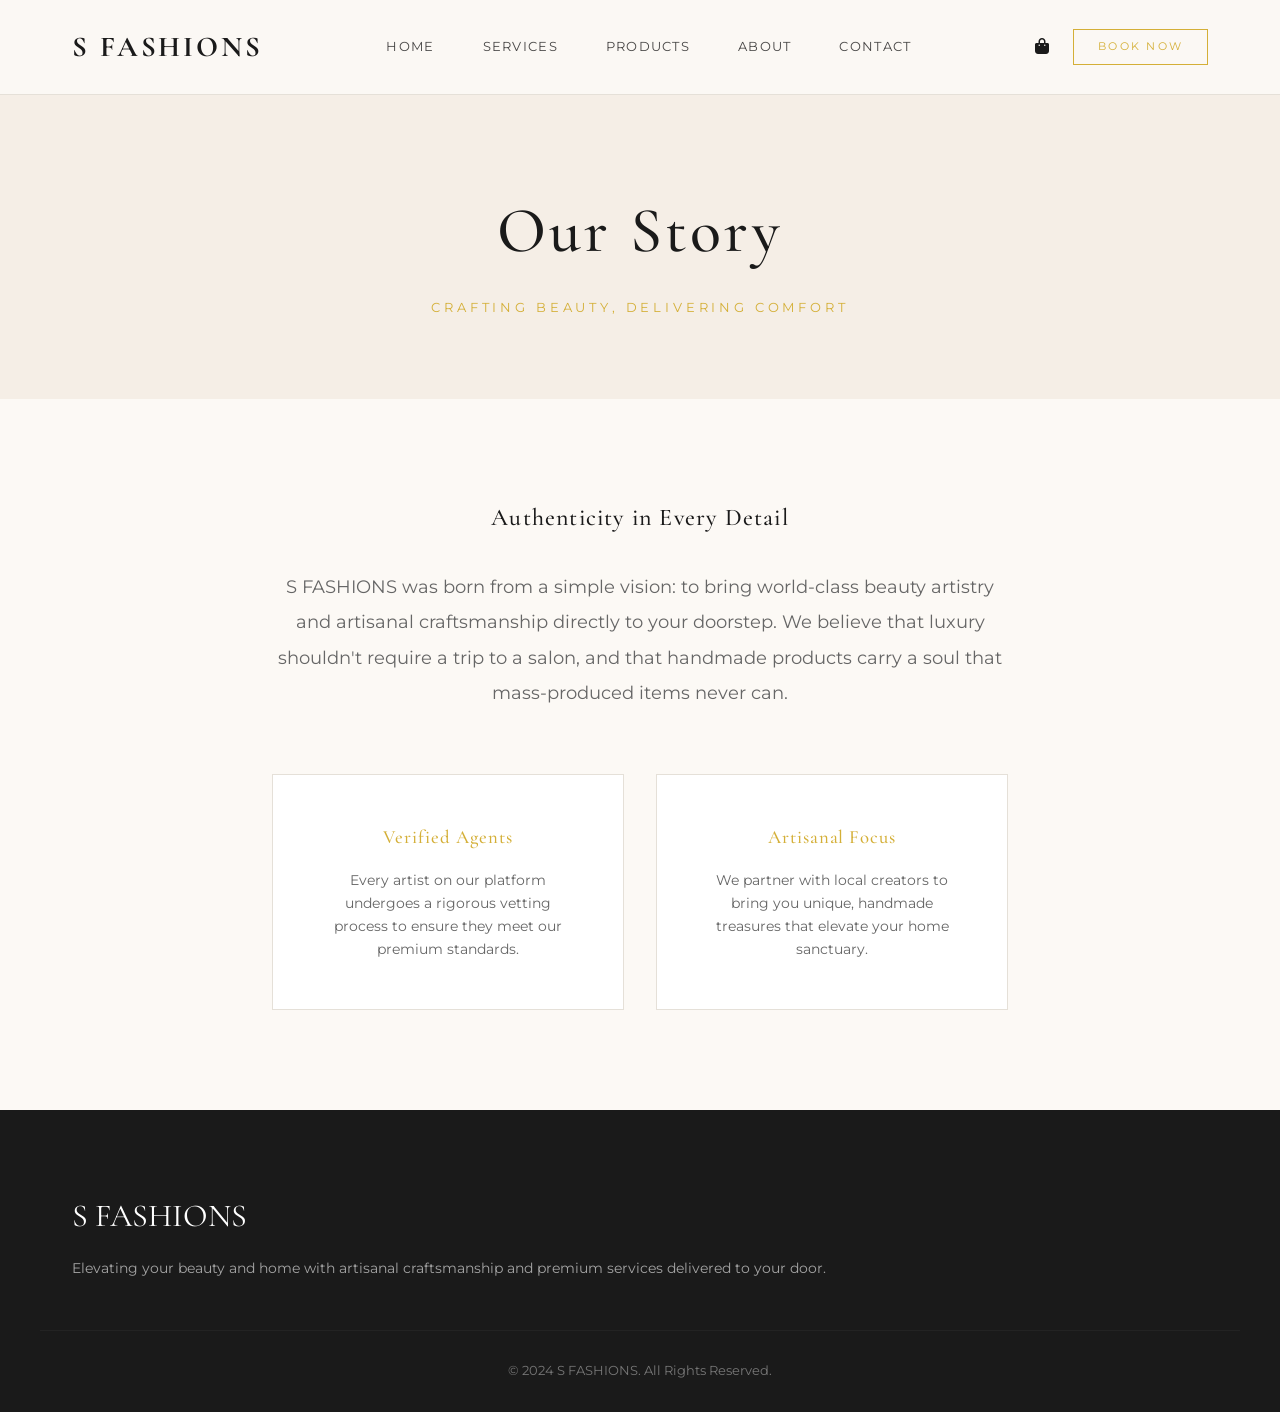
<file: about.html>
<!DOCTYPE html>
<html lang="en">

<head>
    <meta charset="UTF-8">
    <meta name="viewport" content="width=device-width, initial-scale=1.0">
    <title>Our Story | S FASHIONS</title>
    <link rel="stylesheet" href="style.css">
    <link rel="stylesheet" href="https://cdnjs.cloudflare.com/ajax/libs/font-awesome/6.4.0/css/all.min.css">
</head>

<body>

    <!-- Navigation -->
    <nav>
        <div class="container">
            <a href="index.html" class="logo">S FASHIONS</a>
            <div class="nav-links">
                <a href="index.html">Home</a>
                <a href="services.html">Services</a>
                <a href="products.html">Products</a>
                <a href="about.html" class="active">About</a>
                <a href="contact.html">Contact</a>
            </div>
            <div class="nav-icons" style="display: flex; gap: 1.5rem; align-items: center;">
                <a href="cart.html" style="position: relative;">
                    <i class="fa-solid fa-bag-shopping"></i>
                    <span class="cart-count-badge">0</span>
                </a>
                <a href="booking.html" class="btn btn-outline" style="padding: 0.5rem 1.5rem; font-size: 0.7rem;">Book
                    Now</a>
            </div>
        </div>
    </nav>

    <!-- Page Header -->
    <header style="padding: 180px 0 80px; text-align: center; background: var(--accent);">
        <div class="container">
            <h1 style="font-size: 4rem; margin-bottom: 1rem;">Our Story</h1>
            <p style="text-transform: uppercase; letter-spacing: 0.3em; font-size: 0.8rem; color: var(--primary);">
                Crafting Beauty, Delivering Comfort</p>
        </div>
    </header>

    <section>
        <div class="container" style="max-width: 800px; text-align: center;">
            <h2 style="margin-bottom: 2rem;">Authenticity in Every Detail</h2>
            <p style="color: var(--text-muted); font-size: 1.1rem; line-height: 2; margin-bottom: 3rem;">
                S FASHIONS was born from a simple vision: to bring world-class beauty artistry and artisanal
                craftsmanship directly to your doorstep. We believe that luxury shouldn't require a trip to a salon, and
                that handmade products carry a soul that mass-produced items never can.
            </p>
            <div style="display: grid; grid-template-columns: 1fr 1fr; gap: 2rem; margin-top: 4rem;">
                <div style="background: var(--surface); padding: 3rem; border: 1px solid var(--border);">
                    <h3 style="color: var(--primary); margin-bottom: 1rem;">Verified Agents</h3>
                    <p style="font-size: 0.9rem; color: var(--text-muted);">Every artist on our platform undergoes a
                        rigorous vetting process to ensure they meet our premium standards.</p>
                </div>
                <div style="background: var(--surface); padding: 3rem; border: 1px solid var(--border);">
                    <h3 style="color: var(--primary); margin-bottom: 1rem;">Artisanal Focus</h3>
                    <p style="font-size: 0.9rem; color: var(--text-muted);">We partner with local creators to bring you
                        unique, handmade treasures that elevate your home sanctuary.</p>
                </div>
            </div>
        </div>
    </section>

    <!-- Footer -->
    <footer>
        <div class="container footer-grid">
            <div>
                <div class="footer-logo">S FASHIONS</div>
                <p style="opacity: 0.6; font-size: 0.9rem;">Elevating your beauty and home with artisanal craftsmanship
                    and premium services delivered to your door.</p>
            </div>
        </div>
        <div class="container copyright">
            &copy; 2024 S FASHIONS. All Rights Reserved.
        </div>
    </footer>

    <script src="script.js"></script>
</body>

</html>
</file>
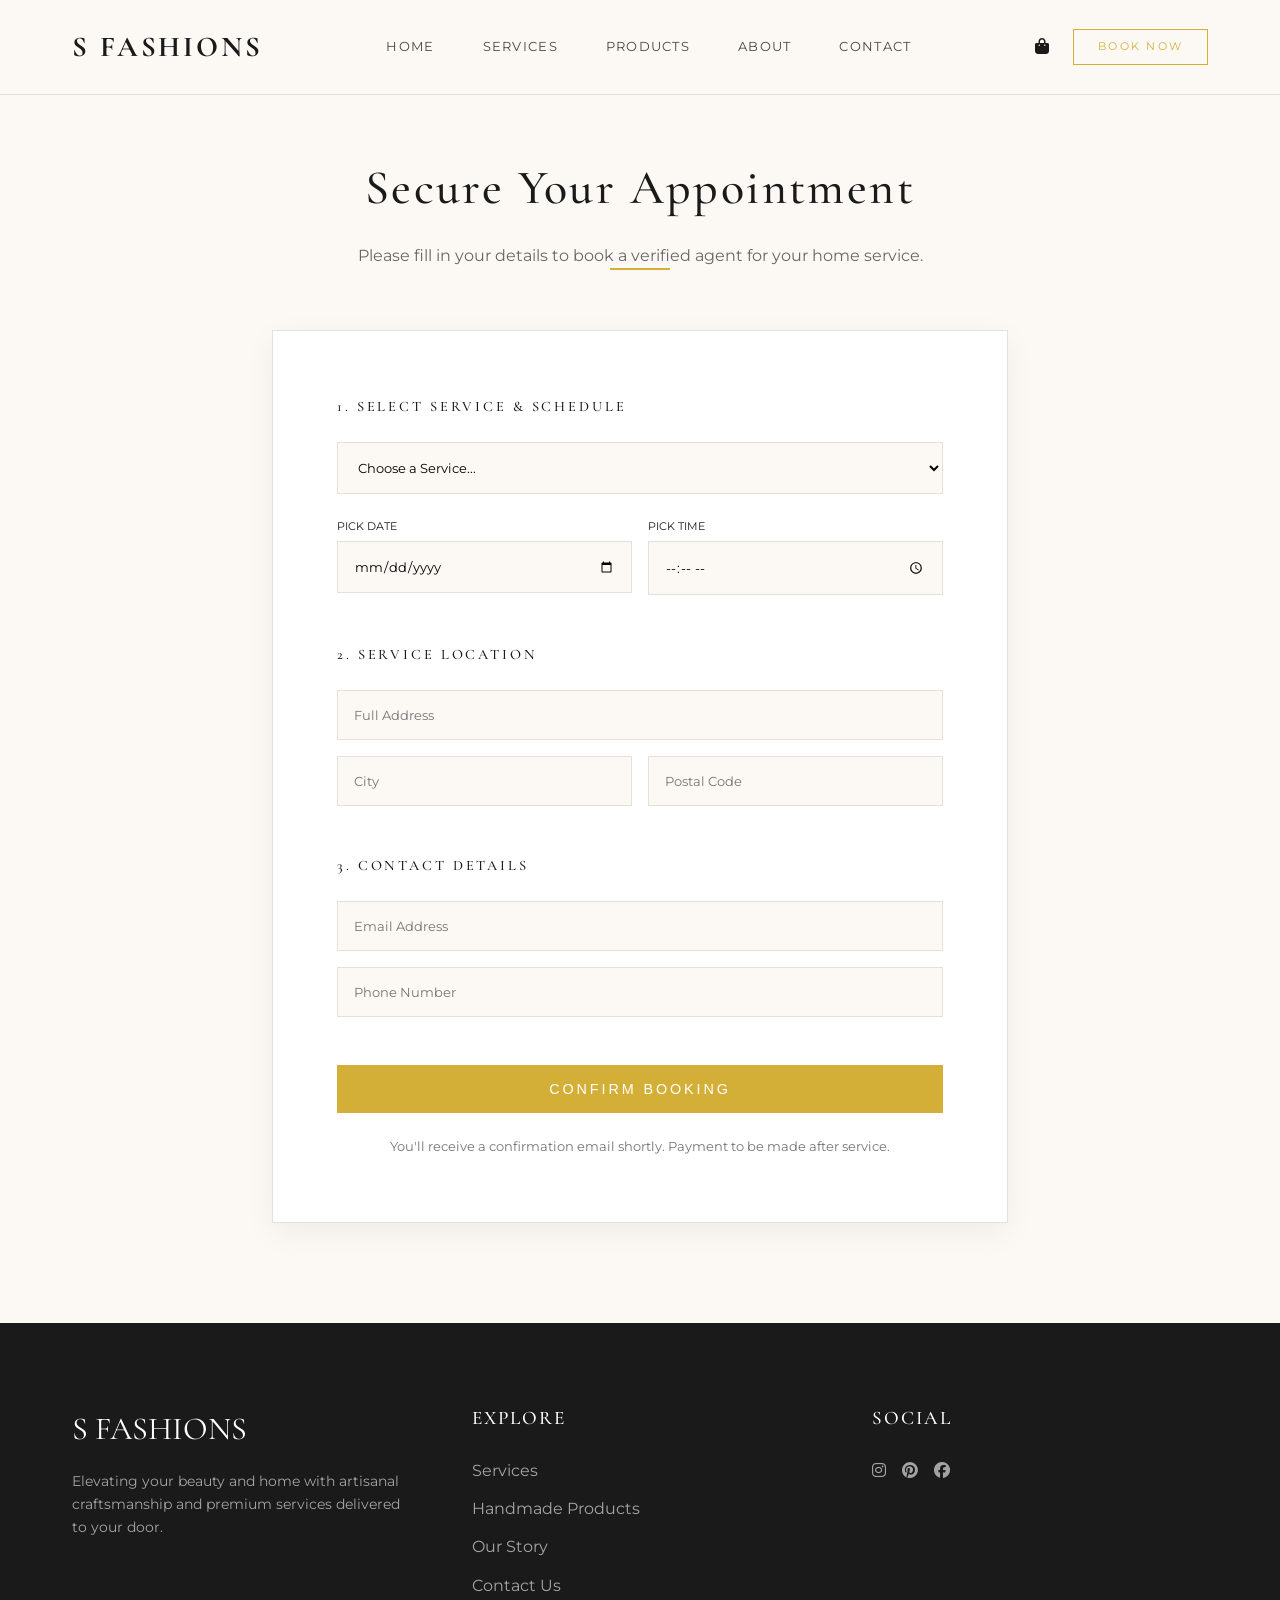
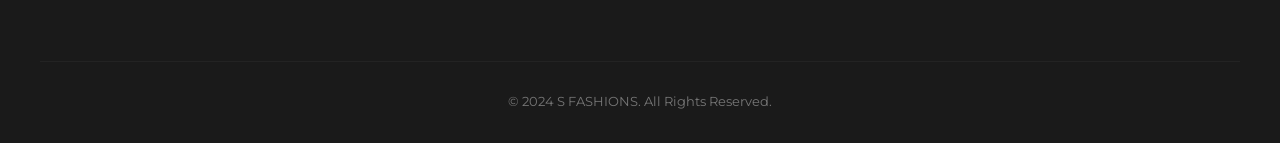
<file: booking.html>
<!DOCTYPE html>
<html lang="en">

<head>
    <meta charset="UTF-8">
    <meta name="viewport" content="width=device-width, initial-scale=1.0">
    <title>Book a Service | S FASHIONS</title>
    <link rel="stylesheet" href="style.css">
    <link rel="stylesheet" href="https://cdnjs.cloudflare.com/ajax/libs/font-awesome/6.4.0/css/all.min.css">
</head>

<body>

    <!-- Navigation -->
    <nav>
        <div class="container">
            <a href="index.html" class="logo">S FASHIONS</a>
            <div class="nav-links">
                <a href="index.html">Home</a>
                <a href="services.html">Services</a>
                <a href="products.html">Products</a>
                <a href="about.html">About</a>
                <a href="contact.html">Contact</a>
            </div>
            <div class="nav-icons" style="display: flex; gap: 1.5rem; align-items: center;">
                <a href="cart.html" style="position: relative;">
                    <i class="fa-solid fa-bag-shopping"></i>
                    <span class="cart-count-badge">0</span>
                </a>
                <a href="booking.html" class="btn btn-outline" style="padding: 0.5rem 1.5rem; font-size: 0.7rem;">Book
                    Now</a>
            </div>
        </div>
    </nav>

    <!-- Booking Content -->
    <section style="padding-top: 150px;">
        <div class="container" style="max-width: 800px;">
            <div class="section-header">
                <h2>Secure Your Appointment</h2>
                <p style="margin-top: 10px; color: var(--text-muted);">Please fill in your details to book a verified
                    agent for your home service.</p>
                <div class="divider"></div>
            </div>

            <form id="booking-form"
                style="background: var(--surface); padding: 4rem; border: 1px solid var(--border); box-shadow: var(--shadow);">
                <!-- Step 1: Service Selection -->
                <div style="margin-bottom: 3rem;">
                    <h4
                        style="margin-bottom: 1.5rem; font-size: 0.9rem; letter-spacing: 0.2em; text-transform: uppercase;">
                        1. Select Service & Schedule</h4>
                    <div style="display: grid; grid-template-columns: 1fr; gap: 1.5rem;">
                        <select name="service" id="booking-service-select" class="form-control" required>
                            <option value="">Choose a Service...</option>
                            <option value="Mehendi Designs">Mehendi Designs - From RS:1000</option>
                            <option value="Hair Styling">Hair Styling - From RS:1,500</option>
                            <option value="Professional Makeup">Professional Makeup - From RS:1,500</option>
                            <option value="Event Decoration">Event Decoration - Custom Quote</option>
                        </select>
                        <div style="display: grid; grid-template-columns: 1fr 1fr; gap: 1rem;">
                            <div>
                                <label
                                    style="font-size: 0.7rem; text-transform: uppercase; margin-bottom: 5px; display: block;">Pick
                                    Date</label>
                                <input type="date" name="date" class="form-control" required id="booking-date-input">
                            </div>
                            <div>
                                <label
                                    style="font-size: 0.7rem; text-transform: uppercase; margin-bottom: 5px; display: block;">Pick
                                    Time</label>
                                <input type="time" name="time" class="form-control" required id="booking-time-input">
                            </div>
                        </div>
                    </div>
                </div>

                <!-- Step 2: Location -->
                <div style="margin-bottom: 3rem;">
                    <h4
                        style="margin-bottom: 1.5rem; font-size: 0.9rem; letter-spacing: 0.2em; text-transform: uppercase;">
                        2. Service Location</h4>
                    <input type="text" name="address" placeholder="Full Address" class="form-control" required
                        style="margin-bottom: 1rem;">
                    <div style="display: grid; grid-template-columns: 1fr 1fr; gap: 1rem;">
                        <input type="text" name="city" placeholder="City" class="form-control" required>
                        <input type="text" name="postalCode" placeholder="Postal Code" class="form-control" required>
                    </div>
                </div>

                <!-- Step 3: Contact -->
                <div style="margin-bottom: 3rem;">
                    <h4
                        style="margin-bottom: 1.5rem; font-size: 0.9rem; letter-spacing: 0.2em; text-transform: uppercase;">
                        3. Contact Details</h4>
                    <input type="email" name="email" placeholder="Email Address" class="form-control" required
                        style="margin-bottom: 1rem;">
                    <input type="tel" name="phone" placeholder="Phone Number" class="form-control" required>
                </div>

                <button type="submit" class="btn btn-primary" style="width: 100%; text-align: center;">Confirm
                    Booking</button>
                <p style="text-align: center; margin-top: 1.5rem; font-size: 0.8rem; opacity: 0.6;">You'll receive a
                    confirmation email shortly. Payment to be made after service.</p>
            </form>
        </div>
    </section>

    <!-- Footer -->
    <footer>
        <div class="container footer-grid">
            <div>
                <div class="footer-logo">S FASHIONS</div>
                <p style="opacity: 0.6; font-size: 0.9rem;">Elevating your beauty and home with artisanal craftsmanship
                    and premium services delivered to your door.</p>
            </div>
            <div class="footer-links">
                <h4>Explore</h4>
                <ul>
                    <li><a href="services.html">Services</a></li>
                    <li><a href="products.html">Handmade Products</a></li>
                    <li><a href="about.html">Our Story</a></li>
                    <li><a href="contact.html">Contact Us</a></li>
                </ul>
            </div>
            <div class="footer-links">
                <h4>Social</h4>
                <div style="display: flex; gap: 1rem;">
                    <a href="#"><i class="fa-brands fa-instagram"></i></a>
                    <a href="#"><i class="fa-brands fa-pinterest"></i></a>
                    <a href="#"><i class="fa-brands fa-facebook"></i></a>
                </div>
            </div>
        </div>
        <div class="container copyright">
            &copy; 2024 S FASHIONS. All Rights Reserved.
        </div>
    </footer>

    <script src="script.js"></script>
    <script>
        // Pre-fill from URL params
        window.addEventListener('load', () => {
            const params = new URLSearchParams(window.location.search);
            if (params.get('service')) document.getElementById('booking-service-select').value = params.get('service');
            if (params.get('date')) document.getElementById('booking-date-input').value = params.get('date');
            if (params.get('time')) document.getElementById('booking-time-input').value = params.get('time');
        });
    </script>
</body>

</html>
</file>
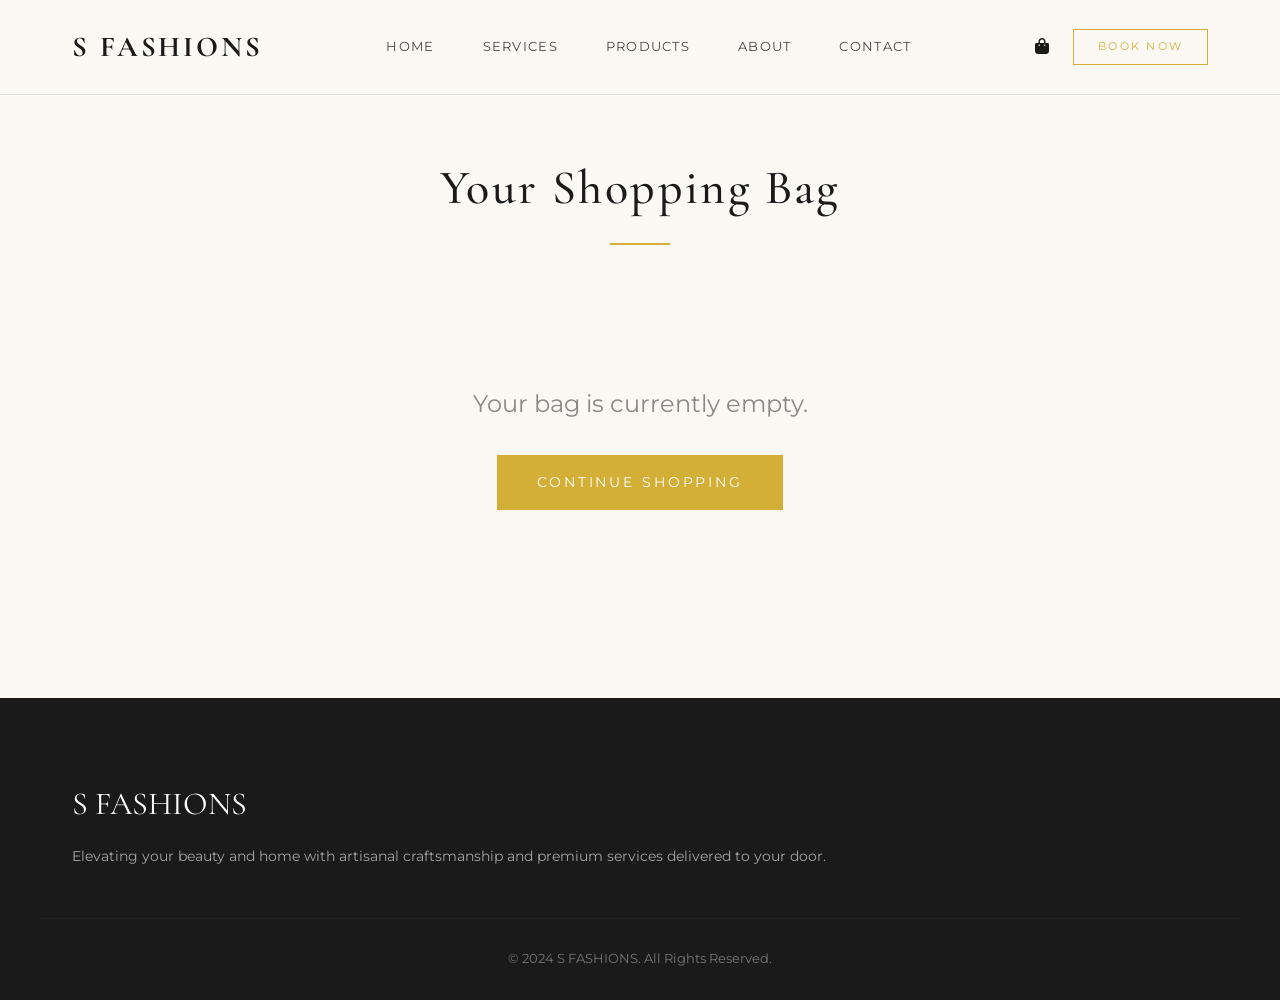
<file: cart.html>
<!DOCTYPE html>
<html lang="en">

<head>
    <meta charset="UTF-8">
    <meta name="viewport" content="width=device-width, initial-scale=1.0">
    <title>Your Bag | S FASHIONS</title>
    <link rel="stylesheet" href="style.css">
    <link rel="stylesheet" href="https://cdnjs.cloudflare.com/ajax/libs/font-awesome/6.4.0/css/all.min.css">
</head>

<body>

    <!-- Navigation -->
    <nav>
        <div class="container">
            <a href="index.html" class="logo">S FASHIONS</a>
            <div class="nav-links">
                <a href="index.html">Home</a>
                <a href="services.html">Services</a>
                <a href="products.html">Products</a>
                <a href="about.html">About</a>
                <a href="contact.html">Contact</a>
            </div>
            <div class="nav-icons" style="display: flex; gap: 1.5rem; align-items: center;">
                <a href="cart.html" style="position: relative;">
                    <i class="fa-solid fa-bag-shopping"></i>
                    <span class="cart-count-badge">0</span>
                </a>
                <a href="booking.html" class="btn btn-outline" style="padding: 0.5rem 1.5rem; font-size: 0.7rem;">Book
                    Now</a>
            </div>
        </div>
    </nav>

    <!-- Cart Content -->
    <section style="padding-top: 150px;">
        <div class="container">
            <div class="section-header">
                <h2>Your Shopping Bag</h2>
                <div class="divider"></div>
            </div>

            <div id="cart-items-container" style="display: grid; grid-template-columns: 2fr 1fr; gap: 4rem;">
                <div id="cart-list">
                    <!-- Dynamic -->
                </div>

                <div id="cart-summary"
                    style="background: var(--surface); padding: 3rem; border: 1px solid var(--border); height: fit-content;">
                    <h4 style="margin-bottom: 2rem; letter-spacing: 0.1em; text-transform: uppercase;">Order Summary
                    </h4>
                    <div style="display: flex; justify-content: space-between; margin-bottom: 1rem;">
                        <span>Subtotal</span>
                        <span id="subtotal">Rs. 0.00</span>
                    </div>
                    <div style="display: flex; justify-content: space-between; margin-bottom: 1rem;">
                        <span>Shipping</span>
                        <span>Rs. 0.00</span>
                    </div>
                    <div
                        style="border-top: 1px solid var(--border); margin: 1.5rem 0; padding-top: 1.5rem; display: flex; justify-content: space-between; font-weight: 600; font-size: 1.2rem;">
                        <span>Total</span>
                        <span id="cart-total">Rs. 0.00</span>
                    </div>
                    <button id="checkout-btn" class="btn btn-primary" style="width: 100%; margin-top: 2rem;">Proceed to
                        Checkout</button>
                    <p
                        style="text-align: center; margin-top: 1rem; font-size: 0.7rem; opacity: 0.6; text-transform: uppercase; letter-spacing: 0.05em;">
                        SECURE CHECKOUT</p>
                </div>
            </div>

            <div id="empty-cart-msg" style="display: none; text-align: center; padding: 5rem 0;">
                <p style="font-size: 1.5rem; margin-bottom: 2rem; opacity: 0.5;">Your bag is currently empty.</p>
                <a href="products.html" class="btn btn-primary">Continue Shopping</a>
            </div>
        </div>
    </section>

    <!-- Footer -->
    <footer>
        <div class="container footer-grid">
            <div>
                <div class="footer-logo">S FASHIONS</div>
                <p style="opacity: 0.6; font-size: 0.9rem;">Elevating your beauty and home with artisanal craftsmanship
                    and premium services delivered to your door.</p>
            </div>
        </div>
        <div class="container copyright">
            &copy; 2024 S FASHIONS. All Rights Reserved.
        </div>
    </footer>

    <script src="script.js"></script>
    <script>
        document.addEventListener('DOMContentLoaded', () => {
            renderCart();

            document.getElementById('checkout-btn').addEventListener('click', () => {
                const cart = JSON.parse(localStorage.getItem('mrf_cart'));
                simulateEmailNotification('New Order Placed!', `A new order for ${cart.length} items has been placed. Total: Rs. ${calculateTotal(cart)}`);
                localStorage.setItem('mrf_cart', JSON.stringify([]));
                window.location.href = 'thank-you.html?type=order';
            });
        });

        function renderCart() {
            const container = document.getElementById('cart-list');
            const cart = JSON.parse(localStorage.getItem('mrf_cart') || '[]');

            if (cart.length === 0) {
                document.getElementById('cart-items-container').style.display = 'none';
                document.getElementById('empty-cart-msg').style.display = 'block';
                return;
            }

            container.innerHTML = cart.map((item, index) => `
                <div style="display: flex; gap: 2rem; padding: 2rem 0; border-bottom: 1px solid var(--border);">
                    <img src="${item.img}" style="width: 120px; height: 120px; object-fit: cover;">
                    <div style="flex-grow: 1;">
                        <h4 style="font-size: 1.2rem; margin-bottom: 0.5rem;">${item.name}</h4>
                        <p style="color: var(--primary); font-weight: 500;">Rs. ${item.price}</p>
                    </div>
                    <button onclick="removeItem(${index})" style="background: none; border: none; cursor: pointer; color: var(--text-muted);"><i class="fa-solid fa-trash-can"></i></button>
                </div>
            `).join('');

            const total = calculateTotal(cart);
            document.getElementById('subtotal').innerText = `Rs. ${total.toFixed(2)}`;
            document.getElementById('cart-total').innerText = `Rs. ${total.toFixed(2)}`;
            updateCartCount();
        }

        function calculateTotal(cart) {
            return cart.reduce((sum, item) => sum + parseFloat(item.price), 0);
        }

        window.removeItem = (index) => {
            const cart = JSON.parse(localStorage.getItem('mrf_cart'));
            cart.splice(index, 1);
            localStorage.setItem('mrf_cart', JSON.stringify(cart));
            renderCart();
            showNotification('Item removed from bag');
        };
    </script>
</body>

</html>
</file>
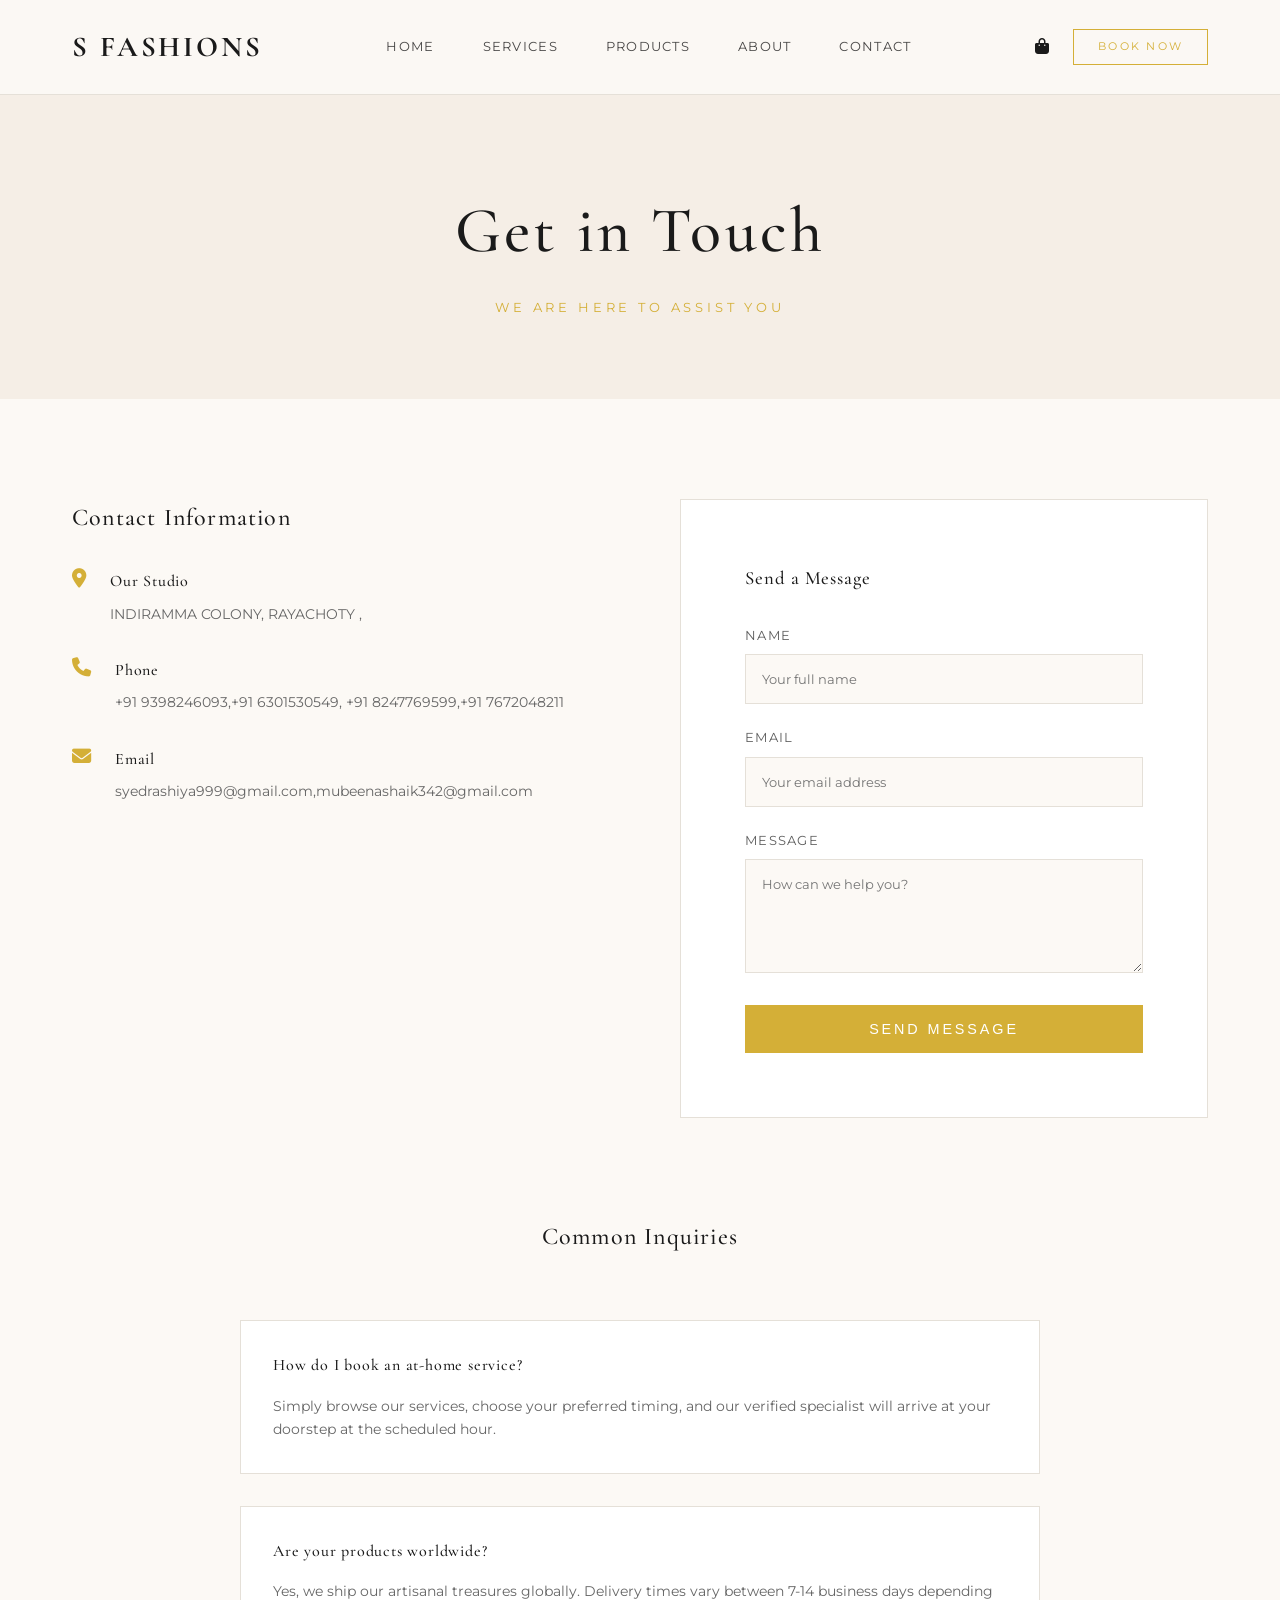
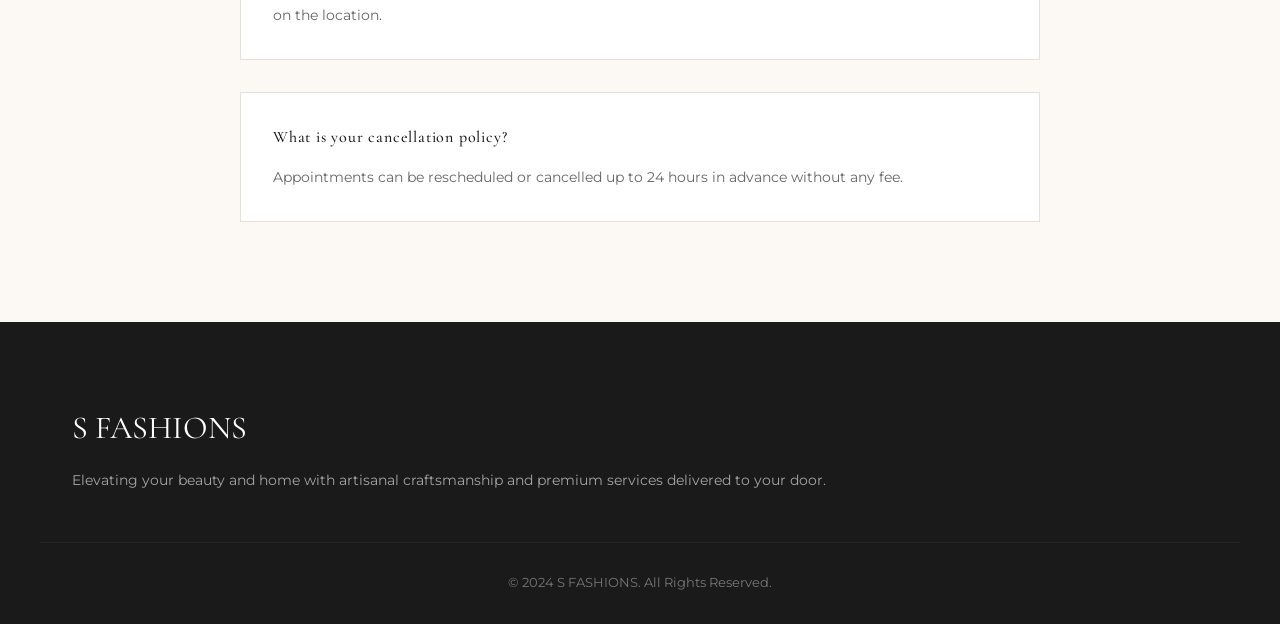
<file: contact.html>
<!DOCTYPE html>
<html lang="en">

<head>
    <meta charset="UTF-8">
    <meta name="viewport" content="width=device-width, initial-scale=1.0">
    <title>Contact Us | S FASHIONS</title>
    <link rel="stylesheet" href="style.css">
    <link rel="stylesheet" href="https://cdnjs.cloudflare.com/ajax/libs/font-awesome/6.4.0/css/all.min.css">
</head>

<body>

    <!-- Navigation -->
    <nav>
        <div class="container">
            <a href="index.html" class="logo">S FASHIONS</a>
            <div class="nav-links">
                <a href="index.html">Home</a>
                <a href="services.html">Services</a>
                <a href="products.html">Products</a>
                <a href="about.html">About</a>
                <a href="contact.html" class="active">Contact</a>
            </div>
            <div class="nav-icons" style="display: flex; gap: 1.5rem; align-items: center;">
                <a href="cart.html" style="position: relative;">
                    <i class="fa-solid fa-bag-shopping"></i>
                    <span class="cart-count-badge">0</span>
                </a>
                <a href="booking.html" class="btn btn-outline" style="padding: 0.5rem 1.5rem; font-size: 0.7rem;">Book
                    Now</a>
            </div>
        </div>
    </nav>

    <!-- Page Header -->
    <header style="padding: 180px 0 80px; text-align: center; background: var(--accent);">
        <div class="container">
            <h1 style="font-size: 4rem; margin-bottom: 1rem;">Get in Touch</h1>
            <p style="text-transform: uppercase; letter-spacing: 0.3em; font-size: 0.8rem; color: var(--primary);">We
                are here to assist you</p>
        </div>
    </header>

    <section>
        <div class="container" style="display: grid; grid-template-columns: 1fr 1fr; gap: 5rem;">
            <div>
                <h2 style="margin-bottom: 2rem;">Contact Information</h2>
                <div style="margin-bottom: 3rem;">
                    <div style="display: flex; gap: 1.5rem; margin-bottom: 2rem;">
                        <i class="fa-solid fa-location-dot" style="color: var(--primary); font-size: 1.2rem;"></i>
                        <div>
                            <h4 style="margin-bottom: 0.5rem;">Our Studio</h4>
                            <p style="color: var(--text-muted); font-size: 0.9rem;">INDIRAMMA COLONY, RAYACHOTY ,
                            </p>
                        </div>
                    </div>
                    <div style="display: flex; gap: 1.5rem; margin-bottom: 2rem;">
                        <i class="fa-solid fa-phone" style="color: var(--primary); font-size: 1.2rem;"></i>
                        <div>
                            <h4 style="margin-bottom: 0.5rem;">Phone</h4>
                            <p style="color: var(--text-muted); font-size: 0.9rem;">+91 9398246093,+91 6301530549,
                                +91 8247769599,+91 7672048211</p>
                        </div>
                    </div>
                    <div style="display: flex; gap: 1.5rem;">
                        <i class="fa-solid fa-envelope" style="color: var(--primary); font-size: 1.2rem;"></i>
                        <div>
                            <h4 style="margin-bottom: 0.5rem;">Email</h4>
                            <p style="color: var(--text-muted); font-size: 0.9rem;">
                                syedrashiya999@gmail.com,mubeenashaik342@gmail.com</p>
                        </div>
                    </div>
                </div>
            </div>

            <div style="background: var(--surface); padding: 4rem; border: 1px solid var(--border);">
                <h3 style="margin-bottom: 2rem;">Send a Message</h3>
                <form id="contact-form">
                    <div class="form-group">
                        <label>Name</label>
                        <input type="text" class="form-control" required placeholder="Your full name">
                    </div>
                    <div class="form-group">
                        <label>Email</label>
                        <input type="email" class="form-control" required placeholder="Your email address">
                    </div>
                    <div class="form-group">
                        <label>Message</label>
                        <textarea class="form-control" rows="5" required placeholder="How can we help you?"></textarea>
                    </div>
                    <button type="submit" class="btn btn-primary" style="width: 100%;">Send Message</button>
                </form>
            </div>
        </div>
    </section>

    <!-- FAQ Section -->
    <section style="background: var(--background); padding-top: 0;">
        <div class="container">
            <h2 style="text-align: center; margin-bottom: 4rem;">Common Inquiries</h2>
            <div style="max-width: 800px; margin: 0 auto; display: grid; gap: 2rem;">
                <div style="background: var(--surface); padding: 2rem; border: 1px solid var(--border);">
                    <h4 style="margin-bottom: 1rem;">How do I book an at-home service?</h4>
                    <p style="color: var(--text-muted); font-size: 0.9rem;">Simply browse our services, choose your
                        preferred timing, and our verified specialist will arrive at your doorstep at the scheduled
                        hour.</p>
                </div>
                <div style="background: var(--surface); padding: 2rem; border: 1px solid var(--border);">
                    <h4 style="margin-bottom: 1rem;">Are your products worldwide?</h4>
                    <p style="color: var(--text-muted); font-size: 0.9rem;">Yes, we ship our artisanal treasures
                        globally. Delivery times vary between 7-14 business days depending on the location.</p>
                </div>
                <div style="background: var(--surface); padding: 2rem; border: 1px solid var(--border);">
                    <h4 style="margin-bottom: 1rem;">What is your cancellation policy?</h4>
                    <p style="color: var(--text-muted); font-size: 0.9rem;">Appointments can be rescheduled or cancelled
                        up to 24 hours in advance without any fee.</p>
                </div>
            </div>
        </div>
    </section>

    <!-- Footer -->
    <footer>
        <div class="container footer-grid">
            <div>
                <div class="footer-logo">S FASHIONS</div>
                <p style="opacity: 0.6; font-size: 0.9rem;">Elevating your beauty and home with artisanal craftsmanship
                    and premium services delivered to your door.</p>
            </div>
        </div>
        <div class="container copyright">
            &copy; 2024 S FASHIONS. All Rights Reserved.
        </div>
    </footer>

    <script src="script.js"></script>
    <script>
        document.getElementById('contact-form').addEventListener('submit', (e) => {
            e.preventDefault();
            const form = e.target;
            const inputs = form.querySelectorAll('input, textarea');
            const submitBtn = form.querySelector('button[type="submit"]');
            const originalText = submitBtn.innerText;
            submitBtn.innerText = 'Sending...';
            submitBtn.disabled = true;

            fetch("https://formsubmit.co/ajax/mubeenashaik342@gmail.com", {
                method: "POST",
                headers: {
                    'Content-Type': 'application/json',
                    'Accept': 'application/json'
                },
                body: JSON.stringify({
                    _subject: "New Contact Message for S Fashions",
                    Name: inputs[0].value,
                    Email: inputs[1].value,
                    Message: inputs[2].value
                })
            })
                .then(response => response.json())
                .then(() => {
                    showNotification('Message sent! We will get back to you soon. Thank you, visit again');
                    form.reset();
                    submitBtn.innerText = originalText;
                    submitBtn.disabled = false;
                })
                .catch(() => {
                    showNotification('Message sent! We will get back to you soon. Thank you, visit again');
                    form.reset();
                    submitBtn.innerText = originalText;
                    submitBtn.disabled = false;
                });
        });
    </script>
</body>

</html>
</file>
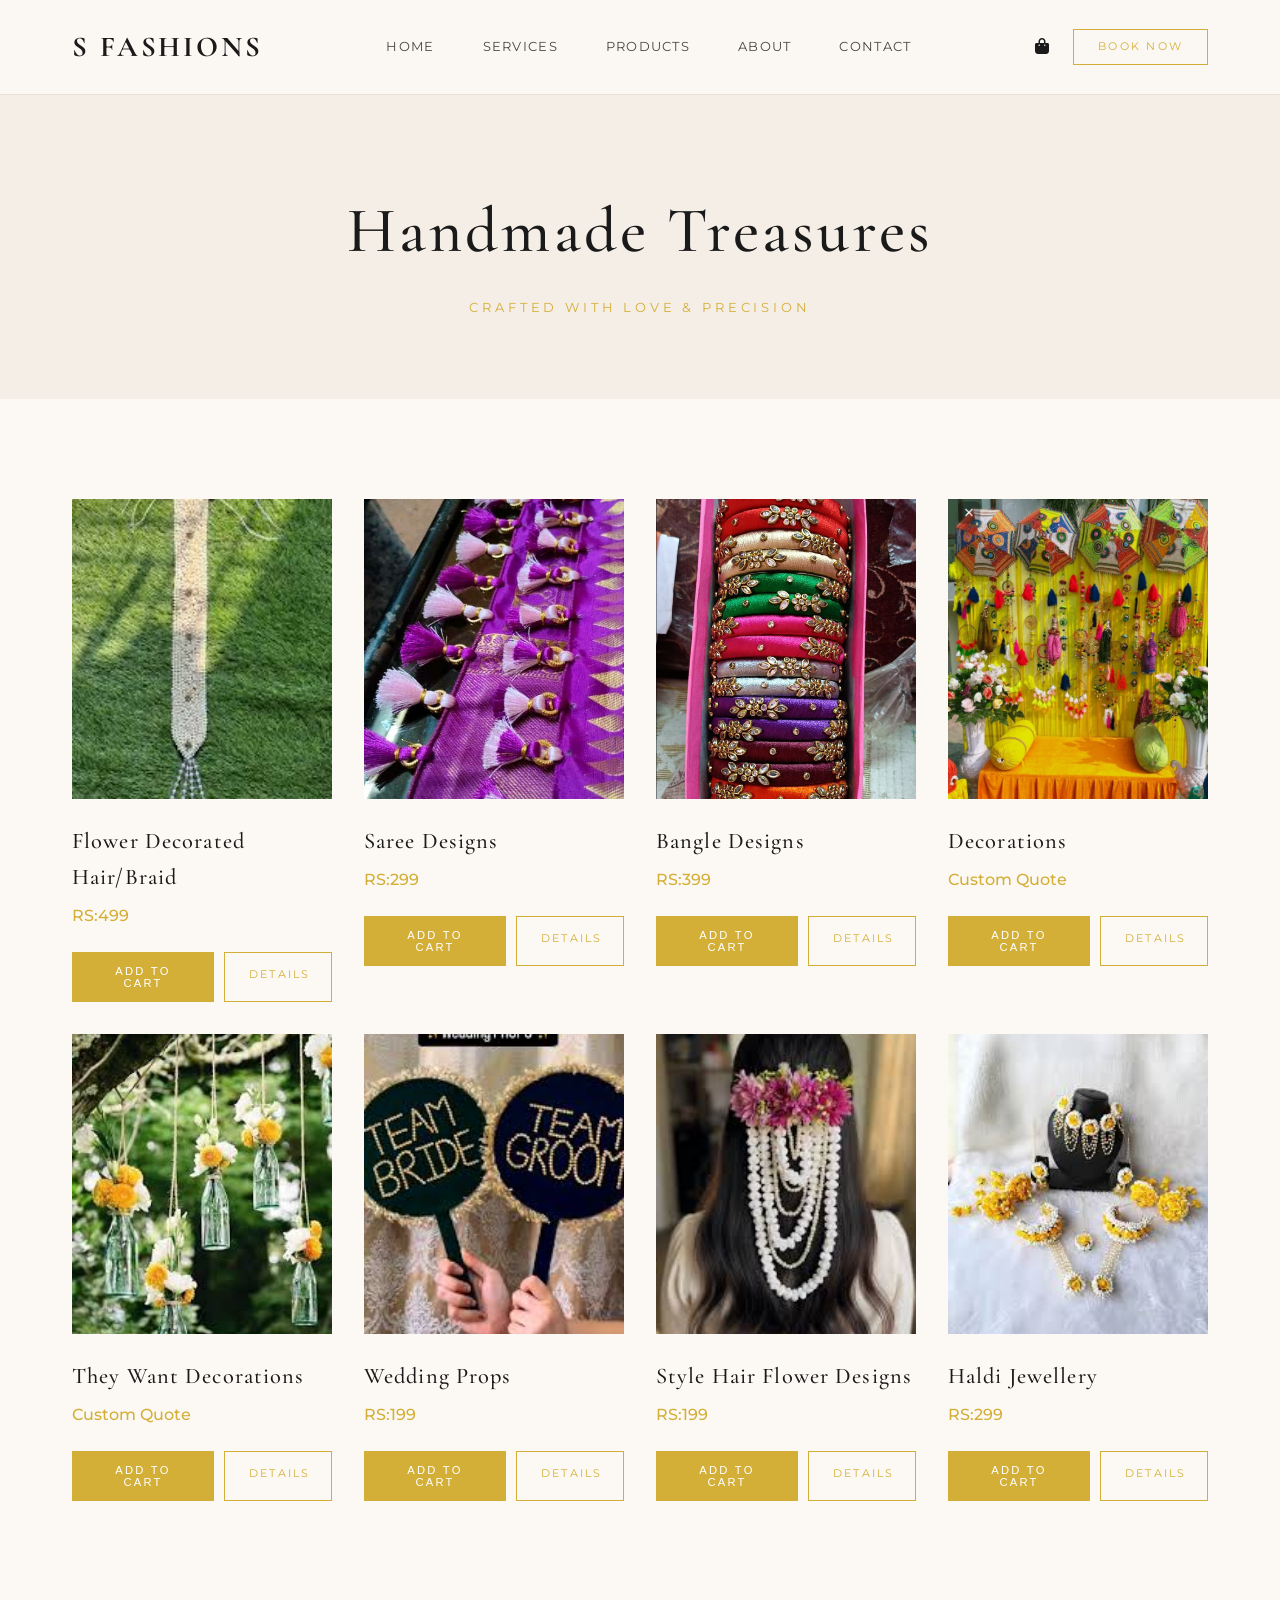
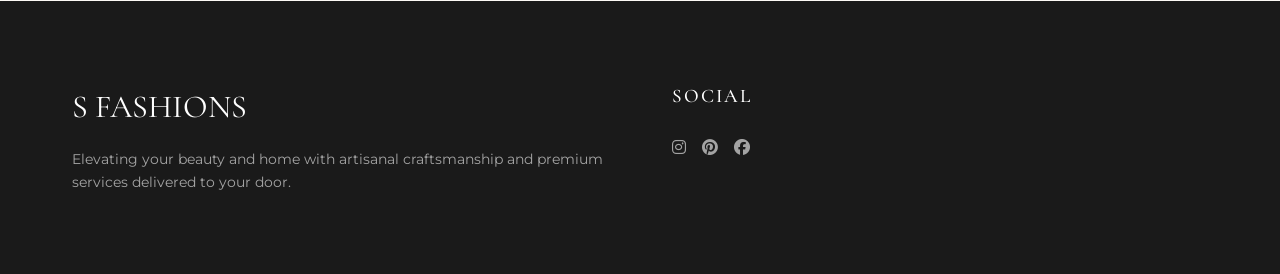
<file: products.html>
<!DOCTYPE html>
<html lang="en">

<head>
    <meta charset="UTF-8">
    <meta name="viewport" content="width=device-width, initial-scale=1.0">
    <title>Handmade Products | S FASHIONS</title>
    <link rel="stylesheet" href="style.css">
    <link rel="stylesheet" href="https://cdnjs.cloudflare.com/ajax/libs/font-awesome/6.4.0/css/all.min.css">
</head>

<body>

    <!-- Navigation -->
    <nav>
        <div class="container">
            <a href="index.html" class="logo">S FASHIONS</a>
            <div class="nav-links">
                <a href="index.html">Home</a>
                <a href="services.html">Services</a>
                <a href="products.html" class="active">Products</a>
                <a href="about.html">About</a>
                <a href="contact.html">Contact</a>
            </div>
            <div class="nav-icons" style="display: flex; gap: 1.5rem; align-items: center;">
                <a href="cart.html" style="position: relative;">
                    <i class="fa-solid fa-bag-shopping"></i>
                    <span class="cart-count-badge">0</span>
                </a>
                <a href="booking.html" class="btn btn-outline" style="padding: 0.5rem 1.5rem; font-size: 0.7rem;">Book
                    Now</a>
            </div>
        </div>
    </nav>

    <!-- Page Header -->
    <header style="padding: 180px 0 80px; text-align: center; background: var(--accent);">
        <div class="container">
            <h1 style="font-size: 4rem; margin-bottom: 1rem;">Handmade Treasures</h1>
            <p style="text-transform: uppercase; letter-spacing: 0.3em; font-size: 0.8rem; color: var(--primary);">
                Crafted with Love & Precision</p>
        </div>
    </header>

    <!-- Products Section -->
    <section>
        <div class="container">
            <div class="products-grid">
                <!-- Product 1 -->
                <div class="product-card">
                    <div class="product-img">
                        <img src="PRODUCT1.jpg" alt="Handmade Product">
                    </div>
                    <div class="product-info">
                        <h4>Flower Decorated Hair/Braid</h4>
                        <div class="product-price">RS:499</div>
                        <div style="display: flex; gap: 10px; margin-top: 1.5rem;">
                            <button class="btn btn-primary add-to-cart-btn" data-id="p1"
                                data-name="Flower Decorated Hair/Braid" data-price="499" data-img="PRODUCT1.jpg"
                                style="padding: 0.8rem 1.5rem; font-size: 0.7rem;">Add to Cart</button>
                            <a href="product-details.html?id=1" class="btn btn-outline"
                                style="padding: 0.8rem 1.5rem; font-size: 0.7rem;">Details</a>
                        </div>
                    </div>
                </div>
                <!-- Product 2 -->
                <div class="product-card">
                    <div class="product-img">
                        <img src="PRODUCT2.jpg" alt="Handmade Product">
                    </div>
                    <div class="product-info">
                        <h4>Saree Designs</h4>
                        <div class="product-price">RS:299</div>
                        <div style="display: flex; gap: 10px; margin-top: 1.5rem;">
                            <button class="btn btn-primary add-to-cart-btn" data-id="p2" data-name="Saree Designs"
                                data-price="299" data-img="PRODUCT2.jpg"
                                style="padding: 0.8rem 1.5rem; font-size: 0.7rem;">Add to
                                Cart</button>
                            <a href="product-details.html?id=2" class="btn btn-outline"
                                style="padding: 0.8rem 1.5rem; font-size: 0.7rem;">Details</a>
                        </div>
                    </div>
                </div>
                <!-- Product 3 -->
                <div class="product-card">
                    <div class="product-img">
                        <img src="PRODUCT3.png" alt="Handmade Product ">
                    </div>
                    <div class="product-info">
                        <h4>Bangle Designs</h4>
                        <div class="product-price">RS:399</div>
                        <div style="display: flex; gap: 10px; margin-top: 1.5rem;">
                            <button class="btn btn-primary add-to-cart-btn" data-id="p3" data-name="Bangle Designs"
                                data-price="399" data-img="PRODUCT3.png"
                                style="padding: 0.8rem 1.5rem; font-size: 0.7rem;">Add
                                to Cart</button>
                            <a href="product-details.html?id=3" class="btn btn-outline"
                                style="padding: 0.8rem 1.5rem; font-size: 0.7rem;">Details</a>
                        </div>
                    </div>
                </div>
                <!-- Product 4 -->
                <div class="product-card">
                    <div class="product-img">
                        <img src="PRODUCT4.jpeg" alt="Handmade Desings">
                    </div>
                    <div class="product-info">
                        <h4>Decorations</h4>
                        <div class="product-price">Custom Quote </div>
                        <div style="display: flex; gap: 10px; margin-top: 1.5rem;">
                            <button class="btn btn-primary add-to-cart-btn" data-id="p4" data-name="Decorations"
                                data-price="0" data-img="PRODUCT4.jpeg"
                                style="padding: 0.8rem 1.5rem; font-size: 0.7rem;">Add
                                to Cart</button>
                            <a href="product-details.html?id=4" class="btn btn-outline"
                                style="padding: 0.8rem 1.5rem; font-size: 0.7rem;">Details</a>
                        </div>
                    </div>
                </div>
                <!-- Product 5 -->
                <div class="product-card">
                    <div class="product-img">
                        <img src="PRODUCT5.jpg" alt="Handmade Designs">
                    </div>
                    <div class="product-info">
                        <h4>They Want Decorations</h4>
                        <div class="product-price">Custom Quote</div>
                        <div style="display: flex; gap: 10px; margin-top: 1.5rem;">
                            <button class="btn btn-primary add-to-cart-btn" data-id="p5"
                                data-name="They Want Decorations" data-price="0" data-img="PRODUCT5.jpg"
                                style="padding: 0.8rem 1.5rem; font-size: 0.7rem;">Add
                                to Cart</button>
                            <a href="product-details.html?id=5" class="btn btn-outline"
                                style="padding: 0.8rem 1.5rem; font-size: 0.7rem;">Details</a>
                        </div>
                    </div>
                </div>
                <!-- Product 6 -->
                <div class="product-card">
                    <div class="product-img">
                        <img src="PRODUCT6.jpg" alt="Handmade Designs">
                    </div>
                    <div class="product-info">
                        <h4>Wedding Props</h4>
                        <div class="product-price">RS:199</div>
                        <div style="display: flex; gap: 10px; margin-top: 1.5rem;">
                            <button class="btn btn-primary add-to-cart-btn" data-id="p6" data-name="Wedding Props"
                                data-price="199" data-img="PRODUCT6.jpg"
                                style="padding: 0.8rem 1.5rem; font-size: 0.7rem;">Add
                                to Cart</button>
                            <a href="product-details.html?id=6" class="btn btn-outline"
                                style="padding: 0.8rem 1.5rem; font-size: 0.7rem;">Details</a>
                        </div>
                    </div>
                </div>
                <!-- Product 7 -->
                <div class="product-card">
                    <div class="product-img">
                        <img src="PRODUCT7.jpg" alt="Handmade Designs">
                    </div>
                    <div class="product-info">
                        <h4>Style Hair Flower Designs </h4>
                        <div class="product-price">RS:199</div>
                        <div style="display: flex; gap: 10px; margin-top: 1.5rem;">
                            <button class="btn btn-primary add-to-cart-btn" data-id="p7"
                                data-name="Style Hair Flower Designs" data-price="199" data-img="PRODUCT7.jpg"
                                style="padding: 0.8rem 1.5rem; font-size: 0.7rem;">Add
                                to Cart</button>
                            <a href="product-details.html?id=7" class="btn btn-outline"
                                style="padding: 0.8rem 1.5rem; font-size: 0.7rem;">Details</a>
                        </div>
                    </div>
                </div>
                <!-- Product 8 -->
                <div class="product-card">
                    <div class="product-img">
                        <img src="PRODUCT8.jpg" alt="Handmade Designs">
                    </div>
                    <div class="product-info">
                        <h4>Haldi Jewellery</h4>
                        <div class="product-price">RS:299</div>
                        <div style="display: flex; gap: 10px; margin-top: 1.5rem;">
                            <button class="btn btn-primary add-to-cart-btn" data-id="p8" data-name="Haldi Jewellery"
                                data-price="299" data-img="PRODUCT8.jpg"
                                style="padding: 0.8rem 1.5rem; font-size: 0.7rem;">Add
                                to Cart</button>
                            <a href="product-details.html?id=8" class="btn btn-outline"
                                style="padding: 0.8rem 1.5rem; font-size: 0.7rem;">Details</a>
                        </div>
                    </div>
                </div>
            </div>
        </div>
    </section>

    <!-- Footer -->
    <footer>
        <div class="container footer-grid">
            <div>
                <div class="footer-logo">S FASHIONS</div>
                <p style="opacity: 0.6; font-size: 0.9rem;">Elevating your beauty and home with artisanal craftsmanship
                    and premium services delivered to your door.</p>
            </div>
            <div class="footer-links">
                <h4>Social</h4>
                <div style="display: flex; gap: 1rem;">
                    <a href="#"><i class="fa-brands fa-instagram"></i></a>
                    <a href="#"><i class="fa-brands fa-pinterest"></i></a>
                    <a href="#"><i class="fa-brands fa-facebook"></i></a>
                </div>
            </div>
        </div>
    </footer>

    <script src="script.js"></script>
</body>

</html>
</file>
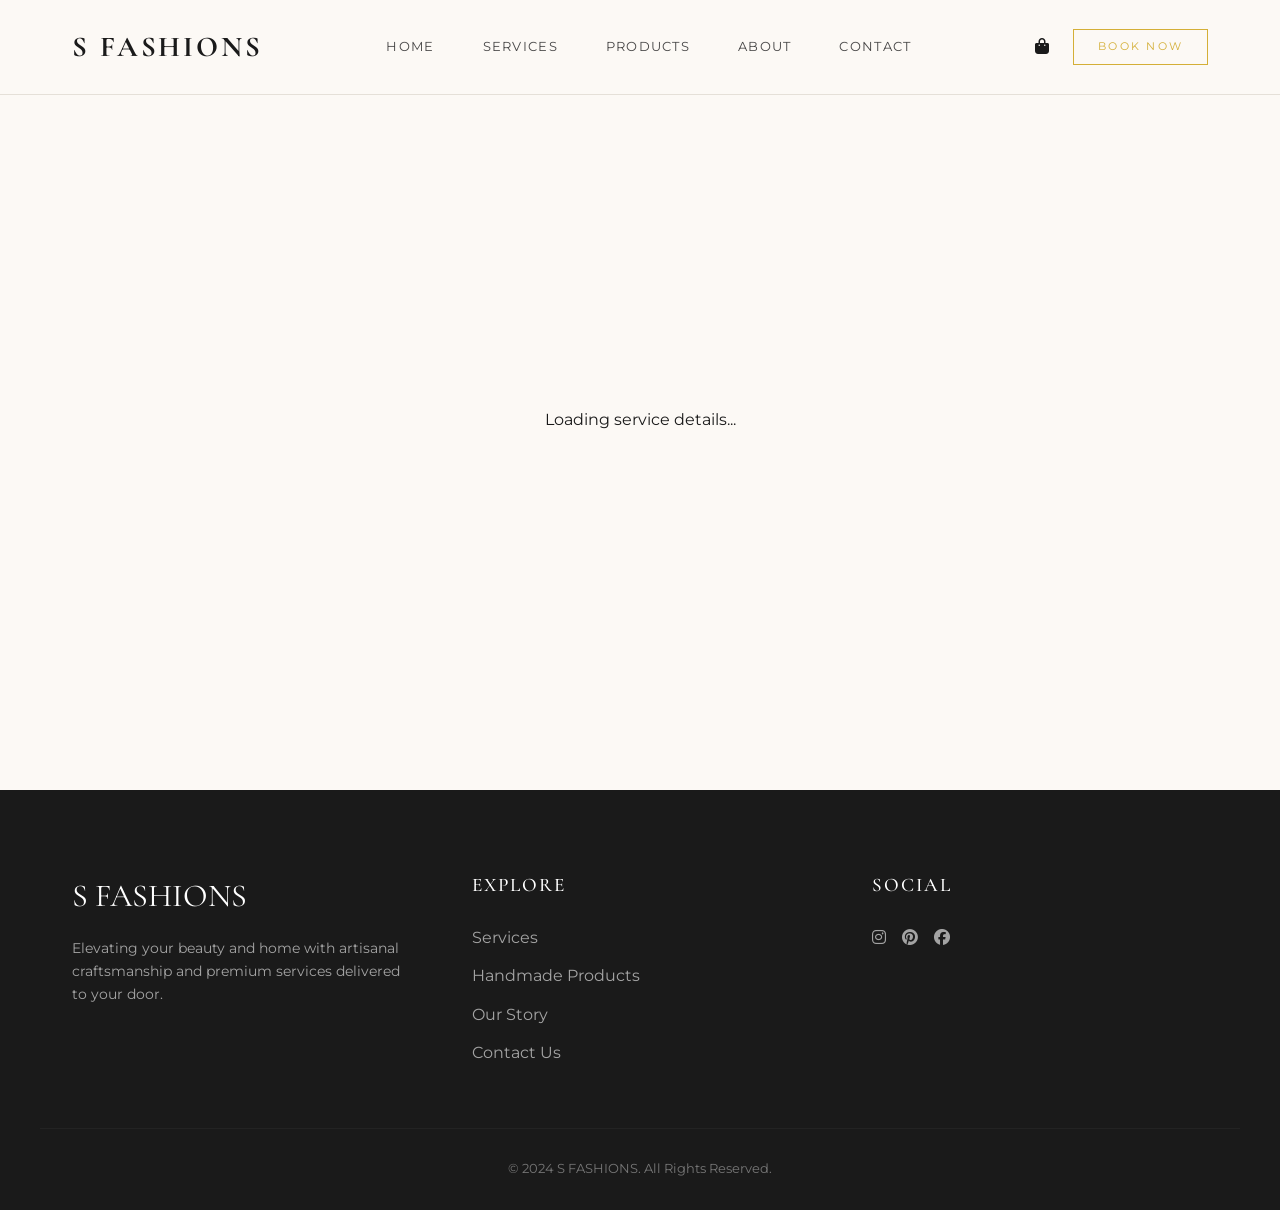
<file: service-details.html>
<!DOCTYPE html>
<html lang="en">

<head>
    <meta charset="UTF-8">
    <meta name="viewport" content="width=device-width, initial-scale=1.0">
    <title>Service Details | S FASHIONS</title>
    <link rel="stylesheet" href="style.css">
    <link rel="stylesheet" href="https://cdnjs.cloudflare.com/ajax/libs/font-awesome/6.4.0/css/all.min.css">
</head>

<body>

    <!-- Navigation -->
    <nav>
        <div class="container">
            <a href="index.html" class="logo">S FASHIONS</a>
            <div class="nav-links">
                <a href="index.html">Home</a>
                <a href="services.html">Services</a>
                <a href="products.html">Products</a>
                <a href="about.html">About</a>
                <a href="contact.html">Contact</a>
            </div>
            <div class="nav-icons" style="display: flex; gap: 1.5rem; align-items: center;">
                <a href="cart.html" style="position: relative;">
                    <i class="fa-solid fa-bag-shopping"></i>
                    <span class="cart-count-badge">0</span>
                </a>
                <a href="booking.html" class="btn btn-outline" style="padding: 0.5rem 1.5rem; font-size: 0.7rem;">Book
                    Now</a>
            </div>
        </div>
    </nav>

    <!-- Dynamic Service Detail Content -->
    <section style="padding-top: 150px;">
        <div class="container" id="service-detail-container">
            <!-- Populated by script.js -->
            <div style="height: 60vh; display: flex; align-items: center; justify-content: center;">
                <p>Loading service details...</p>
            </div>
        </div>
    </section>

    <!-- Footer -->
    <footer>
        <div class="container footer-grid">
            <div>
                <div class="footer-logo">S FASHIONS</div>
                <p style="opacity: 0.6; font-size: 0.9rem;">Elevating your beauty and home with artisanal craftsmanship
                    and premium services delivered to your door.</p>
            </div>
            <div class="footer-links">
                <h4>Explore</h4>
                <ul>
                    <li><a href="services.html">Services</a></li>
                    <li><a href="products.html">Handmade Products</a></li>
                    <li><a href="about.html">Our Story</a></li>
                    <li><a href="contact.html">Contact Us</a></li>
                </ul>
            </div>
            <div class="footer-links">
                <h4>Social</h4>
                <div style="display: flex; gap: 1rem;">
                    <a href="#"><i class="fa-brands fa-instagram"></i></a>
                    <a href="#"><i class="fa-brands fa-pinterest"></i></a>
                    <a href="#"><i class="fa-brands fa-facebook"></i></a>
                </div>
            </div>
        </div>
        <div class="container copyright">
            &copy; 2024 S FASHIONS. All Rights Reserved.
        </div>
    </footer>

    <script src="script.js"></script>
</body>

</html>
</file>
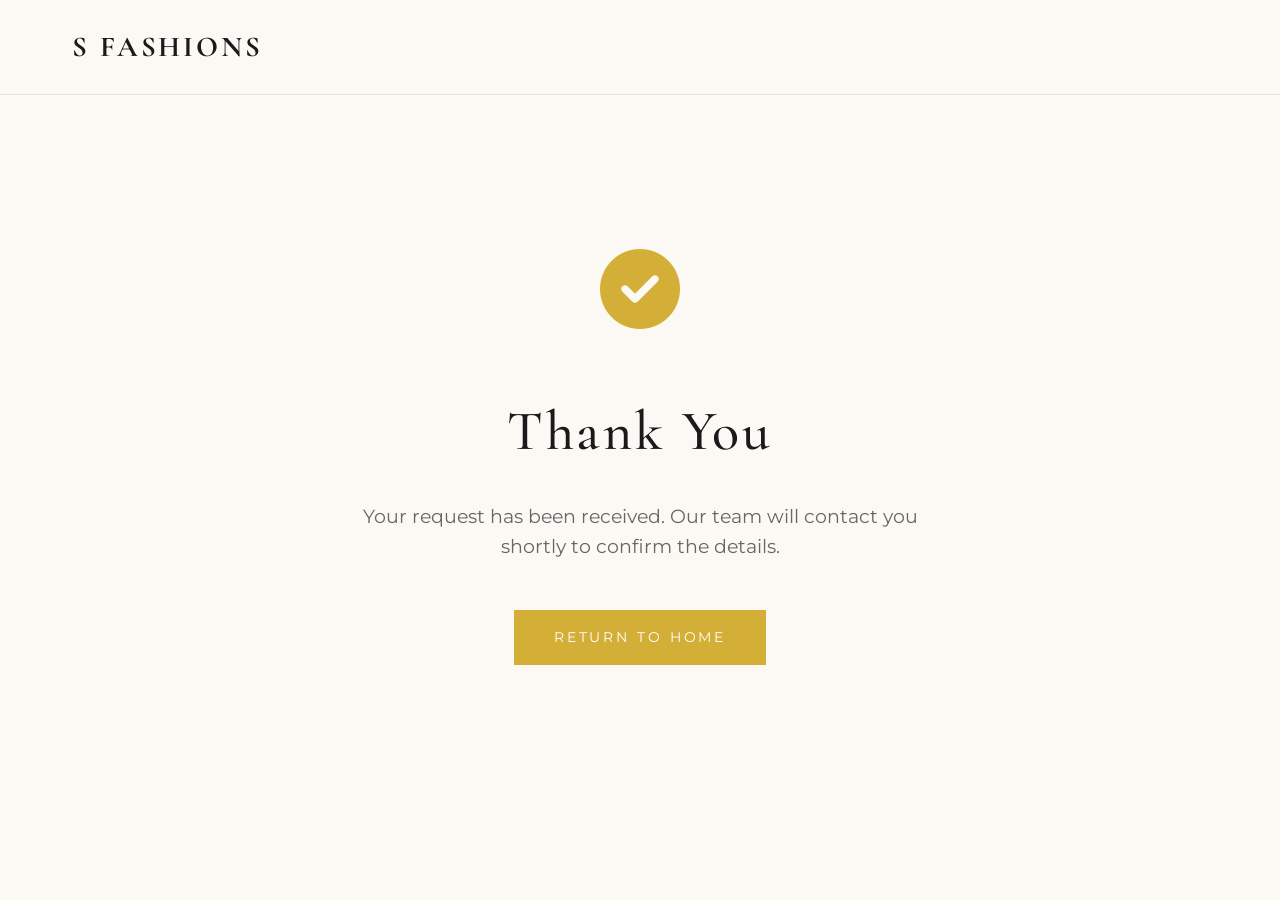
<file: thank-you.html>
<!DOCTYPE html>
<html lang="en">

<head>
    <meta charset="UTF-8">
    <meta name="viewport" content="width=device-width, initial-scale=1.0">
    <title>Thank You | S FASHIONS</title>
    <link rel="stylesheet" href="style.css">
    <link rel="stylesheet" href="https://cdnjs.cloudflare.com/ajax/libs/font-awesome/6.4.0/css/all.min.css">
</head>

<body>

    <nav>
        <div class="container">
            <a href="index.html" class="logo">S FASHIONS</a>
        </div>
    </nav>

    <section style="height: 100vh; display: flex; align-items: center; text-align: center;">
        <div class="container">
            <div style="font-size: 5rem; color: var(--primary); margin-bottom: 2rem;">
                <i class="fa-solid fa-circle-check"></i>
            </div>
            <h1 id="thank-you-title" style="font-size: 3.5rem; margin-bottom: 1.5rem;">Thank You</h1>
            <p id="thank-you-msg"
                style="font-size: 1.2rem; color: var(--text-muted); max-width: 600px; margin: 0 auto 3rem;">
                Your request has been received. Our team will contact you shortly to confirm the details.
            </p>
            <a href="index.html" class="btn btn-primary">Return to Home</a>
        </div>
    </section>

    <script>
        const params = new URLSearchParams(window.location.search);
        const type = params.get('type');
        const title = document.getElementById('thank-you-title');
        const msg = document.getElementById('thank-you-msg');

        if (type === 'booking') {
            title.innerText = 'Appointment Confirmed';
            msg.innerText = "We've notified our agents. A confirmation email has been sent to your inbox. We'll see you at the scheduled time!";
        } else if (type === 'order') {
            title.innerText = 'Order Received';
            msg.innerText = "Thank you for supporting artisanal craft. Your treasures are being prepared and will be shipped within 48 hours.";
        }
    </script>
</body>

</html>
</file>
<file: style.css>
/* 
  S FASHIONS - DESIGN SYSTEM 
  Premium, Minimalistic, Elegant
*/

@import url('https://fonts.googleapis.com/css2?family=Cormorant+Garamond:wght@300;400;500;600;700&family=Montserrat:wght@200;300;400;500&display=swap');

:root {
    --primary: #D4AF37;
    /* Gold */
    --primary-dark: #B8860B;
    --background: #FCF9F5;
    /* Cream */
    --surface: #FFFFFF;
    --text-main: #1A1A1A;
    --text-muted: #666666;
    --accent: #F5EEE6;
    /* Beige */
    --border: #E5E0D8;
    --transition: all 0.4s cubic-bezier(0.25, 0.46, 0.45, 0.94);
    --shadow: 0 10px 30px rgba(0, 0, 0, 0.05);
    --container-width: 1200px;
}

* {
    margin: 0;
    padding: 0;
    box-sizing: border-box;
}

body {
    font-family: 'Montserrat', sans-serif;
    background-color: var(--background);
    color: var(--text-main);
    line-height: 1.6;
    overflow-x: hidden;
    -webkit-font-smoothing: antialiased;
    -moz-osx-font-smoothing: grayscale;
}

h1,
h2,
h3,
h4 {
    font-family: 'Cormorant Garamond', serif;
    font-weight: 500;
    letter-spacing: 0.05em;
}

a {
    text-decoration: none;
    color: inherit;
    transition: var(--transition);
}

ul {
    list-style: none;
}

img {
    max-width: 100%;
    display: block;
}

.container {
    max-width: var(--container-width);
    margin: 0 auto;
    padding: 0 2rem;
}

/* --- BUTTONS --- */
.btn {
    display: inline-block;
    padding: 1rem 2.5rem;
    font-size: 0.9rem;
    text-transform: uppercase;
    letter-spacing: 0.2em;
    cursor: pointer;
    transition: var(--transition);
    border: none;
    position: relative;
    overflow: hidden;
}

.btn-primary {
    background-color: var(--primary);
    color: white;
}

.btn-primary:hover {
    background-color: var(--primary-dark);
    transform: translateY(-2px);
    box-shadow: 0 5px 15px rgba(212, 175, 55, 0.3);
}

.btn-outline {
    background: transparent;
    border: 1px solid var(--primary);
    color: var(--primary);
}

.btn-outline:hover {
    background: var(--primary);
    color: white;
}

/* --- NAVIGATION --- */
nav {
    position: fixed;
    top: 0;
    left: 0;
    width: 100%;
    padding: 1.5rem 0;
    background: rgba(252, 249, 245, 0.9);
    backdrop-filter: blur(10px);
    z-index: 1000;
    border-bottom: 1px solid var(--border);
}

nav .container {
    display: flex;
    justify-content: space-between;
    align-items: center;
}

.logo {
    font-family: 'Cormorant Garamond', serif;
    font-size: 1.8rem;
    font-weight: 700;
    letter-spacing: 0.1em;
}

.nav-links {
    display: flex;
    gap: 3rem;
}

.nav-links a {
    font-size: 0.8rem;
    text-transform: uppercase;
    letter-spacing: 0.1em;
    font-weight: 400;
    opacity: 0.8;
}

.nav-links a:hover {
    opacity: 1;
    color: var(--primary);
}

/* --- HERO --- */
.hero {
    height: 100vh;
    display: flex;
    align-items: center;
    justify-content: center;
    text-align: center;
    padding-top: 80px;
    background: linear-gradient(rgba(252, 249, 245, 0.6), rgba(252, 249, 245, 0.6)), url('floral_hero_bg.png');
    background-size: cover;
    background-position: center;
}

.hero-content {
    max-width: 800px;
}

.hero-content h1 {
    font-size: 4.5rem;
    margin-bottom: 1.5rem;
    animation: fadeInUp 1s ease-out;
}

.hero-content p {
    font-size: 1.2rem;
    margin-bottom: 2.5rem;
    font-weight: 300;
    letter-spacing: 0.05em;
    opacity: 0;
    animation: fadeInUp 1s ease-out 0.3s forwards;
}

.hero-content .cta {
    opacity: 0;
    animation: fadeInUp 1s ease-out 0.6s forwards;
}

/* --- SECTIONS --- */
section {
    padding: 100px 0;
}

.section-header {
    text-align: center;
    margin-bottom: 60px;
}

.section-header h2 {
    font-size: 3rem;
    margin-bottom: 1rem;
}

.section-header .divider {
    width: 60px;
    height: 2px;
    background: var(--primary);
    margin: 0 auto;
}

/* --- SERVICES --- */
.services-grid {
    display: grid;
    grid-template-columns: repeat(auto-fit, minmax(280px, 1fr));
    gap: 2.5rem;
}

.service-card {
    background: var(--surface);
    padding: 0;
    text-align: center;
    transition: var(--transition);
    border: 1px solid var(--border);
    overflow: hidden;
}

.service-card:hover {
    transform: translateY(-10px);
    box-shadow: var(--shadow);
}

.service-img {
    height: 350px;
    overflow: hidden;
}

.service-img img {
    width: 100%;
    height: 100%;
    object-fit: cover;
    transition: transform 0.6s ease;
}

.service-card:hover .service-img img {
    transform: scale(1.1);
}

.service-info {
    padding: 2rem;
}

.service-info h3 {
    font-size: 1.8rem;
    margin-bottom: 1rem;
}

/* --- PRODUCTS --- */
.products-grid {
    display: grid;
    grid-template-columns: repeat(auto-fit, minmax(250px, 1fr));
    gap: 2rem;
}

.product-card {
    position: relative;
    overflow: hidden;
}

.product-img {
    height: 300px;
    background: var(--accent);
    margin-bottom: 1.5rem;
}

.product-img img {
    width: 100%;
    height: 100%;
    object-fit: cover;
}

.product-info {
    text-align: left;
}

.product-info h4 {
    font-size: 1.4rem;
    margin-bottom: 0.5rem;
}

.product-price {
    color: var(--primary);
    font-weight: 500;
}

/* --- FLOW --- */
.flow {
    background-color: var(--accent);
}

.flow-grid {
    display: grid;
    grid-template-columns: repeat(auto-fit, minmax(250px, 1fr));
    gap: 3rem;
    text-align: center;
}

.flow-item {
    padding: 2rem;
}

.flow-icon {
    font-size: 2.5rem;
    color: var(--primary);
    margin-bottom: 1.5rem;
}

/* --- TESTIMONIALS --- */
.testimonials-grid {
    display: grid;
    grid-template-columns: repeat(auto-fit, minmax(300px, 1fr));
    gap: 2rem;
}

.testimonial-card {
    background: var(--surface);
    padding: 3rem;
    border-radius: 10px;
    box-shadow: var(--shadow);
    text-align: center;
    position: relative;
}

.testimonial-card p {
    font-style: italic;
    font-size: 1.1rem;
    margin-bottom: 2rem;
}

.testimonial-author {
    display: flex;
    flex-direction: column;
    align-items: center;
    gap: 1rem;
}

.author-img {
    width: 60px;
    height: 60px;
    background-color: var(--accent);
    border-radius: 50%;
    margin-right: 1.5rem;
    background-size: cover;
    background-position: center;
}

.testimonial-card:nth-child(1) .author-img {
    background-image: url('client1.jpeg');
}

.testimonial-card:nth-child(2) .author-img {
    background-image: url('client2.jpeg');
}

/* --- FOOTER --- */
footer {
    background: #1A1A1A;
    color: white;
    padding: 80px 0 30px;
}

.footer-grid {
    display: grid;
    grid-template-columns: repeat(auto-fit, minmax(200px, 1fr));
    gap: 4rem;
    margin-bottom: 50px;
}

.footer-logo {
    font-family: 'Cormorant Garamond', serif;
    font-size: 2rem;
    margin-bottom: 1rem;
}

.footer-links h4 {
    font-size: 1.2rem;
    margin-bottom: 1.5rem;
    text-transform: uppercase;
    letter-spacing: 0.1em;
}

.footer-links ul li {
    margin-bottom: 0.8rem;
}

.footer-links a {
    opacity: 0.6;
}

.footer-links a:hover {
    opacity: 1;
    color: var(--primary);
}

.copyright {
    text-align: center;
    padding-top: 30px;
    border-top: 1px solid rgba(255, 255, 255, 0.1);
    font-size: 0.8rem;
    opacity: 0.4;
}

/* --- ANIMATIONS --- */
@keyframes fadeInUp {
    from {
        opacity: 0;
        transform: translateY(30px);
    }

    to {
        opacity: 1;
        transform: translateY(0);
    }
}

/* --- CART BADGE --- */
.nav-icons {
    position: relative;
}

.cart-count-badge {
    position: absolute;
    top: -8px;
    right: -8px;
    background: var(--primary);
    color: white;
    font-size: 0.6rem;
    width: 18px;
    height: 18px;
    border-radius: 50%;
    display: none;
    align-items: center;
    justify-content: center;
    font-weight: 600;
}

/* --- REVIEW PANEL --- */
.review-form-container {
    background: var(--surface);
    padding: 4rem;
    border: 1px solid var(--border);
    margin-top: 5rem;
}

.review-form-container h3 {
    font-size: 2.5rem;
    margin-bottom: 2rem;
    text-align: center;
}

.form-group {
    margin-bottom: 1.5rem;
}

.form-group label {
    display: block;
    font-size: 0.8rem;
    text-transform: uppercase;
    letter-spacing: 0.1em;
    margin-bottom: 0.5rem;
    opacity: 0.7;
}

.form-control {
    width: 100%;
    padding: 1rem;
    border: 1px solid var(--border);
    background: var(--background);
    font-family: inherit;
    transition: var(--transition);
}

.form-control:focus {
    outline: none;
    border-color: var(--primary);
}

/* --- TOAST NOTIFICATIONS (Handled via JS inline, but basic structure here) --- */
.toast-notification {
    /* Base styles are in JS for dynamic positioning, but global font sync */
    font-family: 'Montserrat', sans-serif;
}

/* --- RESPONSIVE ADJUSTMENTS --- */
@media (max-width: 768px) {
    .nav-links {
        display: none;
    }

    .hero {
        align-items: flex-start;
        padding-top: 160px;
    }

    .hero-content h1 {
        font-size: 2.5rem;
    }

    .section-header h2 {
        font-size: 2.2rem;
    }

    .container {
        padding: 0 1.5rem;
    }

    .service-detail-view,
    .footer-grid {
        grid-template-columns: 1fr !important;
    }
}
</file>
